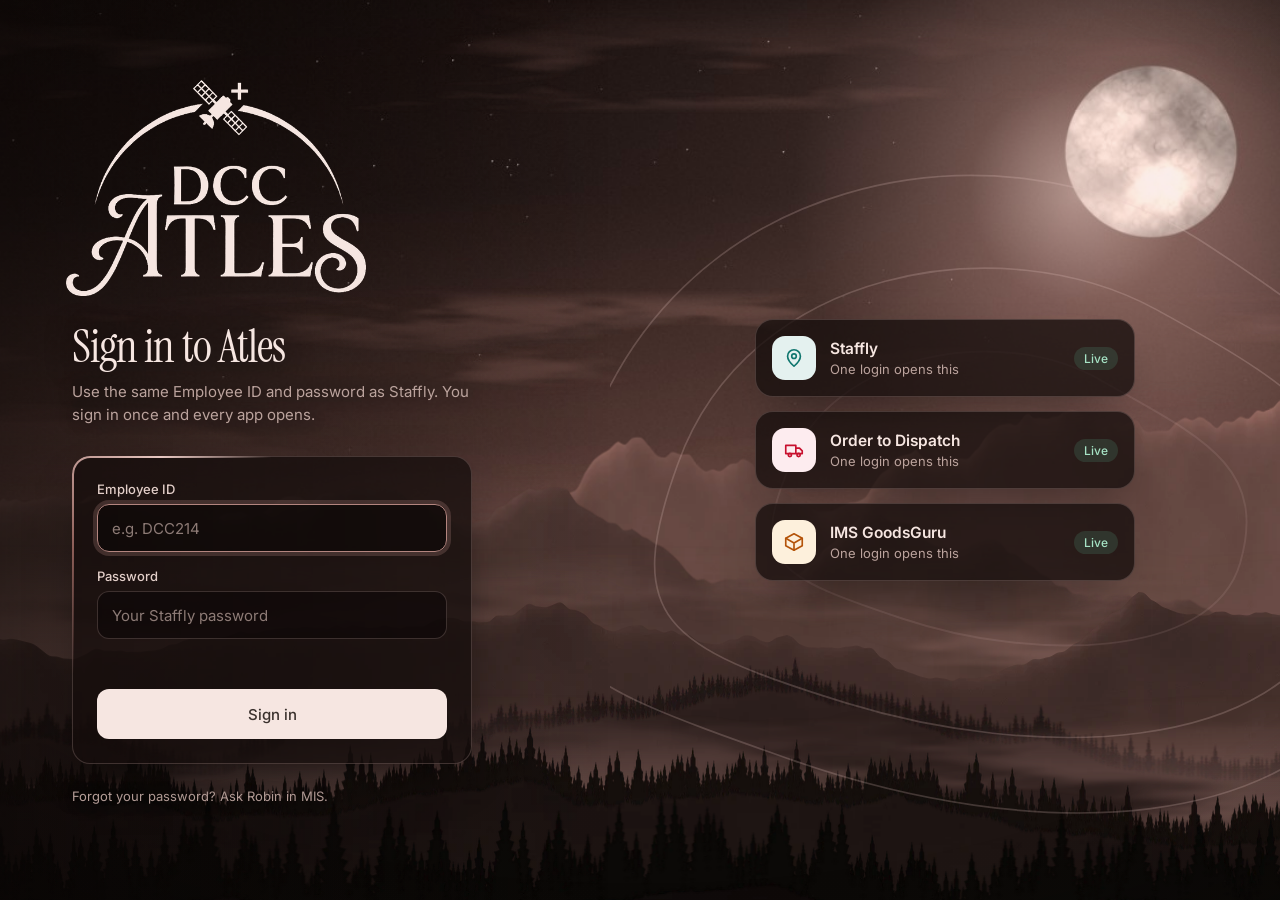
<file: index.html>
<!doctype html>
<html lang="en">
<head>
<meta charset="utf-8">
<meta name="viewport" content="width=device-width,initial-scale=1,viewport-fit=cover">
<title>Atles · DCC Supply Chain</title>
<meta name="theme-color" content="#120c0a">
<link rel="manifest" href="manifest.webmanifest">
<link rel="icon" href="icons/logo-192.png" type="image/png">
<link rel="apple-touch-icon" href="icons/apple-touch-icon.png">
<link rel="preconnect" href="https://fonts.googleapis.com">
<link href="https://fonts.googleapis.com/css2?family=Inter:wght@400;500;600&family=JetBrains+Mono:wght@400;500&family=Instrument+Serif:ital@0;1&family=Poppins:wght@600;700&display=swap" rel="stylesheet">
<link rel="stylesheet" href="style.css">
<link rel="stylesheet" href="bg.css">
</head>
<body>

<!-- living night scenery behind everything -->
<div id="bg" aria-hidden="true"><div class="world" id="bgw">
<div class="layer" data-d="0.05"><img alt="" decoding="async" src="bg/sky.jpg" style="left:-8%;top:-8%;width:116%;height:116%"><div class="moonglow"></div></div>
<div class="layer" data-d="0.1"><div class="ctrack" style="top:8.333%;height:50.926%;animation-duration:75s"><img alt="" decoding="async" src="bg/clouds.webp" style=""><img alt="" decoding="async" src="bg/clouds.webp" style=""></div></div>
<div class="layer" data-d="0.16"><div class="ctrack" style="top:13.889%;height:34.259%;animation-duration:42s"><img alt="" decoding="async" src="bg/clouds2.webp" style=""><img alt="" decoding="async" src="bg/clouds2.webp" style=""></div></div>
<div class="layer" data-d="0.2"><div class="drift" style="--dx:1%;animation-duration:24s"><img alt="" decoding="async" src="bg/ridge0.webp" style="top:43.519%;height:28.241%"></div></div>
<div class="layer" data-d="0.32"><div class="drift" style="--dx:1.5%;animation-duration:21s"><img alt="" decoding="async" src="bg/ridge1.webp" style="top:52.315%;height:26.389%"></div></div>
<div class="layer" data-d="0.38"><div class="fogw" style="top:59.259%;height:27.778%;animation-delay:-20s"><img alt="" decoding="async" src="bg/fog1.webp" style="top:0;height:100%"></div></div>
<div class="layer" data-d="0.46"><div class="drift" style="--dx:2%;animation-duration:18s"><img alt="" decoding="async" src="bg/ridge2.webp" style="top:61.111%;height:24.537%"></div></div>
<div class="layer" data-d="0.62"><div class="drift" style="--dx:2.8%;animation-duration:15s"><img alt="" decoding="async" src="bg/ridge3.webp" style="top:62.963%;height:30.093%"><img class="sway" alt="" decoding="async" src="bg/treesA3.webp" style="top:62.963%;height:18.796%;animation-duration:4.0s;animation-delay:-0.0s"><img class="sway" alt="" decoding="async" src="bg/treesB3.webp" style="top:62.963%;height:18.796%;animation-duration:5.3s;animation-delay:-1.7s"></div></div>
<div class="layer" data-d="0.6799999999999999"><div class="fogw" style="top:73.148%;height:27.778%;animation-delay:-40s"><img alt="" decoding="async" src="bg/fog2.webp" style="top:0;height:100%"></div></div>
<div class="layer" data-d="0.85"><div class="drift" style="--dx:3.6%;animation-duration:13s"><img alt="" decoding="async" src="bg/ridge4.webp" style="top:71.759%;height:28.241%"><img class="sway" alt="" decoding="async" src="bg/treesA4.webp" style="top:71.759%;height:17.407%;animation-duration:4.2s;animation-delay:-0.0s"><img class="sway" alt="" decoding="async" src="bg/treesB4.webp" style="top:71.759%;height:17.407%;animation-duration:5.6s;animation-delay:-1.7s"></div></div>
<div class="layer" data-d="1.25"><div class="drift" style="--dx:4.6%;animation-duration:11s"><img alt="" decoding="async" src="bg/ridge5.webp" style="top:81.296%;height:18.704%"><img class="sway" alt="" decoding="async" src="bg/treesA5.webp" style="top:81.296%;height:14.815%;animation-duration:4.4s;animation-delay:-0.0s"><img class="sway" alt="" decoding="async" src="bg/treesB5.webp" style="top:81.296%;height:14.815%;animation-duration:5.8s;animation-delay:-1.7s"></div></div>
<div class="layer" data-d="1.25"><div class="ground"></div></div>
</div><div class="vig"></div></div>

<!-- sign in -->
<section id="login" class="lg hidden">
  <div class="lg-left">
    <div class="form">
      <img class="lockup" src="icons/lockup-light.png" alt="DCC Atles">
      <h1 class="h1" id="lgTitle">Sign in to Atles</h1>
      <p class="mut" id="lgSub" style="font-size:15px;line-height:1.55;margin:0">Use the same Employee ID and password as Staffly. You sign in once and every app opens.</p>
      <form id="loginForm" class="beam fc" autocomplete="on">
        <label class="f">Employee ID<input class="inp" id="eid" placeholder="e.g. DCC214" autocomplete="username" autocapitalize="characters" spellcheck="false" required></label>
        <label class="f">Password<input class="inp" id="pw" type="password" placeholder="Your Staffly password" autocomplete="current-password" required></label>
        <div class="err" id="loginErr" role="alert"></div>
        <button class="btn" id="loginBtn" type="submit">Sign in</button>
      </form>
      <form id="pinForm" class="beam fc hidden" autocomplete="off">
        <label class="f">Your 4-digit PIN<input class="inp pinin" id="pinIn" type="password" inputmode="numeric" pattern="[0-9]*" maxlength="4" placeholder="••••" autocomplete="off" required></label>
        <div class="err" id="pinErr" role="alert"></div>
        <button class="btn" id="pinBtn" type="submit">Open Atles</button>
        <div class="lnks"><button class="lnk" id="forgotPin" type="button">Forgot PIN?</button><button class="lnk" id="notYou" type="button">Not you?</button></div>
      </form>
      <form id="setForm" class="beam fc hidden" autocomplete="off">
        <label class="f">New PIN<input class="inp pinin" id="pin1" type="password" inputmode="numeric" pattern="[0-9]*" maxlength="4" placeholder="••••" autocomplete="new-password" required></label>
        <label class="f">Type it again<input class="inp pinin" id="pin2" type="password" inputmode="numeric" pattern="[0-9]*" maxlength="4" placeholder="••••" autocomplete="new-password" required></label>
        <div class="err" id="setErr" role="alert"></div>
        <button class="btn" id="setBtn" type="submit">Save PIN</button>
        <div class="lnks"><button class="lnk" id="skipPin" type="button">Skip for now</button></div>
      </form>
      <p class="mut" style="font-size:13px;margin-top:22px;line-height:1.55">Forgot your password? Ask Robin in MIS.</p>
    </div>
  </div>
  <div class="lg-right" aria-hidden="true">
    <svg class="topo" viewBox="0 0 640 640" preserveAspectRatio="xMidYMid slice" fill="none">
      <path d="M60 330 C 120 120, 360 80, 500 170 S 700 320, 640 460 S 380 600, 210 540 S 10 470, 60 330z" stroke="#dcdcd5" stroke-width="1.2" style="--len:2100;stroke-dasharray:2100"/>
      <path d="M130 330 C 180 190, 360 160, 470 220 S 640 320, 600 430 S 380 540, 250 500 S 90 440, 130 330z" stroke="#dcdcd5" stroke-width="1.2" style="--len:1700;stroke-dasharray:1700;animation-delay:.2s"/>
      <path d="M210 330 C 240 250, 360 230, 430 270 S 550 330, 530 400 S 380 470, 290 440 S 180 400, 210 330z" stroke="#b3857f" stroke-opacity=".5" stroke-width="1.4" style="--len:1200;stroke-dasharray:1200;animation-delay:.5s"/>
    </svg>
    <div class="stack" id="loginApps"></div>
  </div>
</section>

<!-- home -->
<div id="app" class="at hidden">
  <header class="nav">
    <a class="brand" href="#/home"><img src="icons/logo-512.png" width="34" height="34" alt=""><img class="wmk" src="icons/atles-word-light.png" alt="Atles"></a>
    <label class="search"><svg width="16" height="16" viewBox="0 0 24 24" fill="none" stroke="currentColor" stroke-width="2" stroke-linecap="round" aria-hidden="true"><circle cx="11" cy="11" r="7"/><path d="M21 21l-4.3-4.3"/></svg><input id="gs" placeholder="Jump to an app…" aria-label="Search apps" autocomplete="off"><span class="kbd">Ctrl K</span></label>
    <div class="me"><div class="av" id="meAv"></div><div><b id="meName" style="font-weight:600"></b><div id="meSub" style="color:var(--mute);font-size:12px"></div></div><button class="ib" id="signOut" aria-label="Sign out" title="Sign out"><svg width="17" height="17" viewBox="0 0 24 24" fill="none" stroke="currentColor" stroke-width="1.8" stroke-linecap="round" stroke-linejoin="round"><path d="M9 21H5a2 2 0 01-2-2V5a2 2 0 012-2h4M16 17l5-5-5-5M21 12H9"/></svg></button></div>
  </header>
  <main class="wrap" id="view"></main>
</div>

<!-- app in a frame -->
<div id="frameView" class="fr hidden">
  <header class="bar">
    <a class="back" href="#/home"><svg width="16" height="16" viewBox="0 0 24 24" fill="none" stroke="currentColor" stroke-width="2" stroke-linecap="round" stroke-linejoin="round" aria-hidden="true"><path d="M15 18l-6-6 6-6"/></svg><img src="icons/logo-512.png" width="24" height="24" alt=""><img class="wmk" src="icons/atles-word-light.png" alt="Atles"></a>
    <span class="sep"></span>
    <span class="ic" id="frIcon"></span>
    <b id="frName" style="font-weight:600;font-size:15px"></b>
    <span class="chip ok" id="frChip">Signed in via Atles</span>
    <div style="flex:1"></div>
    <a class="sw" id="frNew" href="#" target="_blank" rel="noopener">Open in new tab ↗</a>
    <div class="menu"><button class="sw" id="swBtn" type="button" aria-haspopup="true" aria-expanded="false">Switch app</button><div class="pop hidden" id="swPop"></div></div>
    <div class="av sm" id="frAv"></div>
  </header>
  <div class="stage"><div class="frame beam"><iframe id="frFrame" title="App" allow="geolocation; camera; microphone; clipboard-write; fullscreen"></iframe></div></div>
</div>

<div id="toast" class="toast hidden" role="status"></div>

<script src="config.js"></script>
<script src="app.js"></script>
<script src="bg.js"></script>
</body>
</html>
</file>
<file: style.css>
@property --a{syntax:'<angle>';initial-value:0deg;inherits:false}
:root{--ink:#3a312d;--ink2:#5a4d48;--mute:#7a6c66;--line:#eadfda;--paper:#faf6f4;--red:#b3857f;--rose:#b3857f;--ease:cubic-bezier(.16,1,.3,1)}
*{box-sizing:border-box}
html,body{margin:0;min-height:100%}
body{font-family:Inter,system-ui,sans-serif;color:var(--ink);background:var(--paper);-webkit-font-smoothing:antialiased}
a{color:inherit;text-decoration:none}
button{font-family:inherit}
.hidden{display:none!important}
.mut{color:var(--mute)}
.err{color:#b4182d;font-size:13px;min-height:18px}

/* motion */
.rise{animation:rise .7s var(--ease) both;animation-delay:calc(var(--i,0)*60ms + 60ms)}
@keyframes rise{from{opacity:0;transform:translateY(8px)}to{opacity:1;transform:none}}
@keyframes draw{from{stroke-dashoffset:var(--len)}to{stroke-dashoffset:0}}
@keyframes spinA{to{--a:360deg}}
@keyframes mer{0%,100%{transform:scaleX(1)}50%{transform:scaleX(.03)}}
@keyframes rot{to{transform:rotate(360deg)}}
@keyframes flow{to{stroke-dashoffset:-60}}
@keyframes pgp{0%{transform:scale(1);opacity:.35}100%{transform:scale(3);opacity:0}}
@keyframes fl{0%,100%{transform:translateY(0)}50%{transform:translateY(-4px)}}
.beam{position:relative}
.beam::before{content:"";position:absolute;inset:-1px;border-radius:inherit;padding:1.5px;background:conic-gradient(from var(--a),transparent 70%,#8e5f59,#e9c9c3,transparent);-webkit-mask:linear-gradient(#000 0 0) content-box,linear-gradient(#000 0 0);-webkit-mask-composite:xor;mask-composite:exclude;animation:spinA 6s linear infinite;pointer-events:none;z-index:2}

/* sign in */
.lg{min-height:100vh;display:flex;flex-wrap:wrap;background:#fff}
.lg-left{flex:1 1 460px;min-width:0;display:flex;flex-direction:column;justify-content:center;padding:48px 72px}
.form{width:100%;max-width:400px}
.logo{border-radius:13px;display:block}
.h1{font:400 46px/1.05 'Instrument Serif',serif;margin:26px 0 10px;letter-spacing:-.02em}
.fc{display:grid;gap:16px;margin-top:30px;background:#fff;border:1px solid var(--line);border-radius:18px;padding:24px;box-shadow:0 20px 40px -30px rgba(17,17,19,.35)}
label.f{display:grid;gap:7px;font:500 13px Inter;color:var(--ink2)}
.inp{height:48px;border:1px solid var(--line);border-radius:12px;padding:0 14px;font:400 15px Inter;color:var(--ink);background:#fff;outline:0;transition:border-color .2s,box-shadow .3s;width:100%}
.inp:focus{border-color:#a1a1aa;box-shadow:0 0 0 4px rgba(17,17,19,.06)}
#eid{text-transform:uppercase}
#eid::placeholder{text-transform:none}
.btn{height:50px;border-radius:12px;border:0;background:var(--ink);color:#fff;font:500 15px Inter;cursor:pointer;transition:transform .25s var(--ease),box-shadow .25s,opacity .2s;display:inline-flex;align-items:center;justify-content:center;gap:8px;padding:0 20px}
.btn:hover{transform:translateY(-1px);box-shadow:0 12px 24px -14px rgba(17,17,19,.6)}
.btn:disabled{opacity:.6;cursor:default;transform:none}
.btn.sec{background:#fff;color:var(--ink);border:1px solid var(--line)}
.lg-right{flex:1 1 520px;min-width:0;background:var(--paper);border-left:1px solid var(--line);position:relative;overflow:hidden;min-height:540px;display:flex;align-items:center;justify-content:center;padding:48px}
.topo{position:absolute;inset:0;width:100%;height:100%}
.topo path{animation:draw 3s var(--ease) both}
.stack{position:relative;width:100%;max-width:380px;display:grid;gap:14px}
.sapp{background:#fff;border:1px solid var(--line);border-radius:18px;padding:16px;display:flex;align-items:center;gap:14px;box-shadow:0 16px 30px -24px rgba(17,17,19,.35)}
.sapp.soon{background:transparent;border-style:dashed;box-shadow:none;opacity:.7}
.sapp i{width:44px;height:44px;border-radius:13px;display:grid;place-items:center;font-style:normal;flex:none}
.sapp b{font-weight:600;font-size:15.5px;display:block}
.sapp small{color:var(--mute);font-size:13px}
.tag{margin-left:auto;font:500 12px Inter;padding:4px 10px;border-radius:999px;background:#e4f4ee;color:#0b6b3f}
.tag.g{background:#efefea;color:var(--ink2)}

/* home */
.at{min-height:100vh;position:relative;overflow:hidden;background:var(--paper)}
.nav{position:sticky;top:0;z-index:5;background:rgba(255,255,255,.88);-webkit-backdrop-filter:blur(12px);backdrop-filter:blur(12px);border-bottom:1px solid var(--line);display:flex;align-items:center;gap:18px;padding:12px 40px;flex-wrap:wrap}
.brand{display:flex;align-items:center;gap:10px;font-weight:600;font-size:17px}
.brand img{border-radius:10px}
.search{margin:0 auto;flex:0 1 480px;height:42px;border:1px solid var(--line);border-radius:999px;background:#fff;display:flex;align-items:center;gap:10px;padding:0 16px;color:var(--mute);font-size:14px;transition:border-color .2s,box-shadow .3s;position:relative}
.search:focus-within{border-color:#a1a1aa;box-shadow:0 0 0 4px rgba(17,17,19,.05)}
.search input{flex:1;border:0;outline:0;font:inherit;color:var(--ink);background:transparent;min-width:0}
.kbd{font:500 11px 'JetBrains Mono',monospace;border:1px solid var(--line);border-radius:6px;padding:2px 6px;color:var(--mute);background:#fafaf8}
.ib{width:40px;height:40px;border-radius:50%;border:1px solid var(--line);background:#fff;display:grid;place-items:center;color:var(--ink2);cursor:pointer;transition:background .2s}
.ib:hover{background:#f1f1ed}
.me{display:flex;align-items:center;gap:10px;font-size:13px;line-height:1.25}
.av{width:38px;height:38px;border-radius:50%;background:var(--ink);display:grid;place-items:center;color:#fff;font:600 14px Inter;flex:none}
.av.sm{width:34px;height:34px;font-size:13px}
.wrap{position:relative;z-index:2;max-width:1180px;margin:0 auto;padding:56px 40px 64px}
.eyebrow{font:500 12px 'JetBrains Mono',monospace;letter-spacing:.1em;color:var(--mute)}
.hero{position:relative;min-height:440px}
.hero h1{font:400 64px/1.04 'Instrument Serif',serif;margin:14px 0 0;letter-spacing:-.02em;max-width:560px}
.sub{color:var(--mute);font-size:17px;line-height:1.55;margin-top:14px;max-width:520px}
.sec{display:flex;align-items:baseline;justify-content:space-between;margin:46px 0 16px}
.sec b{font-weight:600;font-size:15px}
.grid{display:grid;grid-template-columns:repeat(auto-fill,minmax(300px,1fr));gap:18px}
.card{background:#fff;border:1px solid var(--line);border-radius:20px;padding:22px;display:flex;flex-direction:column;gap:18px;min-height:190px;transition:transform .35s var(--ease),box-shadow .35s var(--ease),border-color .25s;cursor:pointer;text-align:left;font:inherit;color:inherit}
.card:hover{transform:translateY(-2px);box-shadow:0 18px 36px -24px rgba(17,17,19,.35);border-color:#d6d6cf}
.card.soon{background:transparent;border-style:dashed;cursor:default}
.card.soon:hover{transform:none;box-shadow:none}
.card .ic{width:48px;height:48px;border-radius:14px;display:grid;place-items:center}
.row{display:flex;align-items:center;justify-content:space-between;gap:10px}
.chip{display:inline-flex;align-items:center;gap:6px;height:26px;padding:0 11px;border-radius:999px;font:500 12px Inter;background:#efefea;color:var(--ink2)}
.chip.ok{background:#e4f4ee;color:#0b6b3f}
.nm{font-weight:600;font-size:18px}
.ds{color:var(--mute);font-size:14px;line-height:1.5;margin-top:4px}
.open{margin-top:auto;font:500 13.5px Inter;display:flex;align-items:center;gap:6px}
.open span{transition:transform .3s var(--ease)}
.card:hover .open span{transform:translateX(3px)}
.panel{background:#fff;border:1px solid var(--line);border-radius:20px;padding:22px;display:flex;align-items:center;gap:16px;flex-wrap:wrap}
.foot{margin-top:40px;color:var(--mute);font-size:13px;display:flex;gap:8px;align-items:center}
.empty{padding:40px 0;color:var(--mute)}

/* the animated earth */
.globe{position:absolute;right:0;top:-24px;width:520px;height:440px;pointer-events:none}
.globe>svg{position:absolute;inset:0;overflow:visible}
.mer ellipse{stroke:#e2e2db;fill:none;transform-box:fill-box;transform-origin:center;animation:mer 24s ease-in-out infinite}
.orb1{transform-box:view-box;transform-origin:260px 220px;animation:rot 80s linear infinite}
.orb2{transform-box:view-box;transform-origin:260px 220px;animation:rot 130s linear infinite reverse}
.pg{transform-box:fill-box;transform-origin:center;animation:pgp 3s ease-out infinite}
.pin{position:absolute;display:flex;align-items:center;gap:10px;padding:8px 16px 8px 8px;border-radius:14px;background:#fff;border:1px solid var(--line);box-shadow:0 14px 28px -20px rgba(17,17,19,.4);font:600 13.5px Inter;color:var(--ink);pointer-events:auto;animation:fl 8s ease-in-out infinite;cursor:pointer}
.pin i{width:34px;height:34px;border-radius:10px;display:grid;place-items:center;font-style:normal}
.pin small{display:block;font:400 12px Inter;color:var(--mute);margin-top:1px}
.pin.soon{background:rgba(255,255,255,.7);border-style:dashed;box-shadow:none;cursor:default}
.pin:nth-of-type(2){animation-delay:-2s}.pin:nth-of-type(3){animation-delay:-4s}.pin:nth-of-type(4){animation-delay:-6s}.pin:nth-of-type(5){animation-delay:-3s}

/* app in a frame */
.fr{position:fixed;inset:0;display:flex;flex-direction:column;background:var(--paper);z-index:20}
.bar{height:56px;background:#fff;border-bottom:1px solid var(--line);display:flex;align-items:center;gap:12px;padding:0 16px;flex:none}
.back{height:36px;padding:0 14px 0 10px;border-radius:10px;border:1px solid var(--line);background:#fff;display:inline-flex;align-items:center;gap:8px;font:500 13.5px Inter;transition:background .2s,transform .25s var(--ease)}
.back:hover{background:#f1f1ed;transform:translateX(-2px)}
.back img{border-radius:7px}
.sep{width:1px;height:24px;background:var(--line)}
.fr .ic{width:30px;height:30px;border-radius:9px;display:grid;place-items:center}
.sw{height:36px;padding:0 14px;border-radius:10px;border:1px solid var(--line);background:#fff;font:500 13px Inter;color:var(--ink);display:inline-flex;align-items:center;cursor:pointer}
.sw:hover{background:#f1f1ed}
.menu{position:relative}
.pop{position:absolute;right:0;top:44px;min-width:230px;background:#fff;border:1px solid var(--line);border-radius:14px;padding:6px;box-shadow:0 20px 40px -20px rgba(17,17,19,.4);z-index:30}
.pop a{display:flex;align-items:center;gap:10px;padding:10px 12px;border-radius:10px;font-size:14px}
.pop a:hover{background:#f4f4f0}
.pop a.soon{opacity:.45;pointer-events:none}
.stage{flex:1;padding:14px;display:flex;min-height:0}
.frame{flex:1;background:#fff;border:1px solid var(--line);border-radius:16px;display:flex;min-width:0}
.frame iframe{flex:1;border:0;border-radius:15px;width:100%;height:100%;background:#fff}
.toast{position:fixed;left:50%;bottom:28px;transform:translateX(-50%);background:var(--ink);color:#fff;border-radius:12px;padding:12px 18px;font-size:14px;z-index:50;max-width:90vw}

@media (max-width:1100px){.globe{display:none}}
@media (max-width:760px){
  .lg-left{padding:36px 24px}.lg-right{min-height:340px}
  .nav{padding:12px 16px}.wrap{padding:36px 20px 48px}.hero{position:relative;min-height:440px}
.hero h1{font-size:44px}
  #frNew,#frChip,.sep{display:none}
}
@media (prefers-reduced-motion:reduce){*{animation:none!important}}

.lgbrand{display:flex;align-items:center;gap:26px}


/* ATLES lettering taken from the logo itself */
.wmk{display:block;height:26px;width:auto}
.back .wmk{height:20px}
.lockup{display:block;width:min(300px,78%);height:auto;margin:0 0 6px -6px}
.lgbrand{display:block}


/* ===== Atles night theme: sits on the living background ===== */
:root{--ink:#f6e6e1;--ink2:#e3cfc9;--mute:#bba39d;--line:rgba(233,201,195,.2);--paper:#120c0a;--surf:rgba(22,14,12,.76);--field:rgba(12,8,7,.62)}
body{background:#0e0908;color:var(--ink)}
.lg,.at{position:relative;z-index:1;background:transparent}
.fr{background:transparent;z-index:20}
.lg-left{background:linear-gradient(90deg,rgba(10,6,5,.6),rgba(10,6,5,0))}
.lg-right{background:transparent;border-left:0}
.topo path{stroke:rgba(233,201,195,.22)}
.fc,.card,.panel,.sapp,.pin{background:var(--surf);border-color:var(--line);box-shadow:0 20px 50px -24px rgba(0,0,0,.7)}
.card.soon,.sapp.soon,.pin.soon{background:rgba(22,14,12,.45);box-shadow:none}
.card:hover{border-color:rgba(233,201,195,.42);box-shadow:0 22px 44px -22px rgba(0,0,0,.8)}
.inp{background:var(--field);color:var(--ink);border-color:var(--line)}
.inp::placeholder{color:#8d7b76}
.inp:focus{border-color:#b3857f;box-shadow:0 0 0 4px rgba(179,133,127,.25)}
.btn{background:#f6e6e1;color:#3a312d}
.btn:hover{box-shadow:0 12px 24px -14px rgba(0,0,0,.8)}
.btn.sec{background:transparent;color:var(--ink);border:1px solid var(--line)}
.nav{background:rgba(16,10,9,.8);-webkit-backdrop-filter:none;backdrop-filter:none;border-bottom-color:var(--line)}
.search{background:var(--field);border-color:var(--line)}
.search:focus-within{border-color:#b3857f;box-shadow:0 0 0 4px rgba(179,133,127,.2)}
.kbd{background:rgba(233,201,195,.08);color:var(--mute);border-color:var(--line)}
.ib{background:var(--surf);color:var(--ink2);border-color:var(--line)}
.ib:hover{background:rgba(233,201,195,.14)}
.av{background:#b3857f;color:#241915}
.chip{background:rgba(233,201,195,.12);color:#e9c9c3}
.chip.ok,.tag{background:rgba(95,190,150,.16);color:#a6e3c5}
.tag.g{background:rgba(233,201,195,.12);color:#e9c9c3}
.bar{background:rgba(16,10,9,.86);border-bottom-color:var(--line)}
.back,.sw{background:rgba(233,201,195,.08);color:var(--ink);border-color:var(--line)}
.back:hover,.sw:hover{background:rgba(233,201,195,.16)}
.pop{background:#1a1210;border-color:var(--line)}
.pop a:hover{background:rgba(233,201,195,.1)}
.frame{border-color:var(--line)}
.toast{background:#f6e6e1;color:#3a312d}
.hero h1,.h1{text-shadow:0 2px 28px rgba(0,0,0,.55)}
.sub,.eyebrow,.mut{text-shadow:0 1px 14px rgba(0,0,0,.5)}
.globe svg [fill="#fff"]{fill:rgba(233,201,195,.05)}
.globe svg [stroke="#e2e2db"],.globe svg [stroke="#e8e8e2"],.globe svg [stroke="#d6d6cf"],.mer ellipse{stroke:rgba(233,201,195,.3)}
.globe svg [fill="#3a312d"]{fill:#e9c9c3}
.pinin{text-align:center;letter-spacing:.5em;font-size:22px}
.lnks{display:flex;justify-content:space-between;gap:10px}
.lnk{background:none;border:0;padding:4px 0;color:var(--mute);font:500 13px Inter;cursor:pointer;text-decoration:underline;text-underline-offset:3px}
.lnk:hover{color:var(--ink)}
.err{color:#ff9aa6}
</file>
<file: bg.css>
/* Atles living background: pre-rendered image layers moved only with transforms (GPU), no filters, so it stays light */
#bg{position:fixed;inset:0;overflow:hidden;z-index:0;pointer-events:none;background:linear-gradient(180deg,#120c0a,#2a1d1a 60%,#5b3f3a);contain:strict}
#bg .world{position:absolute;left:50%;top:50%;width:max(100vw,177.78vh);aspect-ratio:16/9;transform:translate(-50%,-50%) scale(1.2);will-change:transform;transform-origin:50% 55%}
#bg .layer{position:absolute;inset:0;will-change:transform;backface-visibility:hidden}
#bg img{position:absolute;left:0;width:100%;display:block;user-select:none;-webkit-user-drag:none}
#bg .ctrack{position:absolute;left:0;width:200%;display:flex;animation:bgcl linear infinite;will-change:transform}
#bg .ctrack img{position:static;width:50%;flex:none}
@keyframes bgcl{from{transform:translate3d(0,0,0)}to{transform:translate3d(-50%,0,0)}}
#bg .sway{transform-origin:50% 100%;animation:bgsw 5s ease-in-out infinite alternate;will-change:transform}
@keyframes bgsw{from{transform:skewX(-3.2deg)}to{transform:skewX(3.2deg)}}
#bg .drift{position:absolute;inset:0;animation:bgdr ease-in-out infinite alternate;will-change:transform}
@keyframes bgdr{from{transform:translate3d(calc(var(--dx) * -1),0,0)}to{transform:translate3d(var(--dx),0,0)}}
#bg .fogw{position:absolute;left:-15%;width:130%;animation:bgfg 48s ease-in-out infinite alternate;will-change:transform}
#bg .fogw img{width:100%;left:0}
@keyframes bgfg{from{transform:translate3d(-7%,0,0)}to{transform:translate3d(7%,0,0)}}
#bg .moonglow{position:absolute;left:72.9%;top:26.9%;width:34%;aspect-ratio:1;transform:translate(-50%,-50%);border-radius:50%;background:radial-gradient(circle,rgba(250,215,205,.55) 0%,rgba(235,180,170,.22) 24%,transparent 62%);animation:bgmg 5s ease-in-out infinite alternate}
@keyframes bgmg{from{opacity:.55;transform:translate(-50%,-50%) scale(.94)}to{opacity:1;transform:translate(-50%,-50%) scale(1.06)}}
#bg .ground{position:absolute;left:-10%;right:-10%;top:99.8%;height:30%;background:#0b0706}
#bg .vig{position:absolute;inset:0;background:radial-gradient(125% 100% at 50% 46%,transparent 52%,rgba(8,5,4,.6))}
/* while a full-screen app is open the scenery pauses and costs nothing */
.inapp #bg *{animation-play-state:paused}
@media (prefers-reduced-motion:reduce){#bg *{animation:none!important}}
</file>
